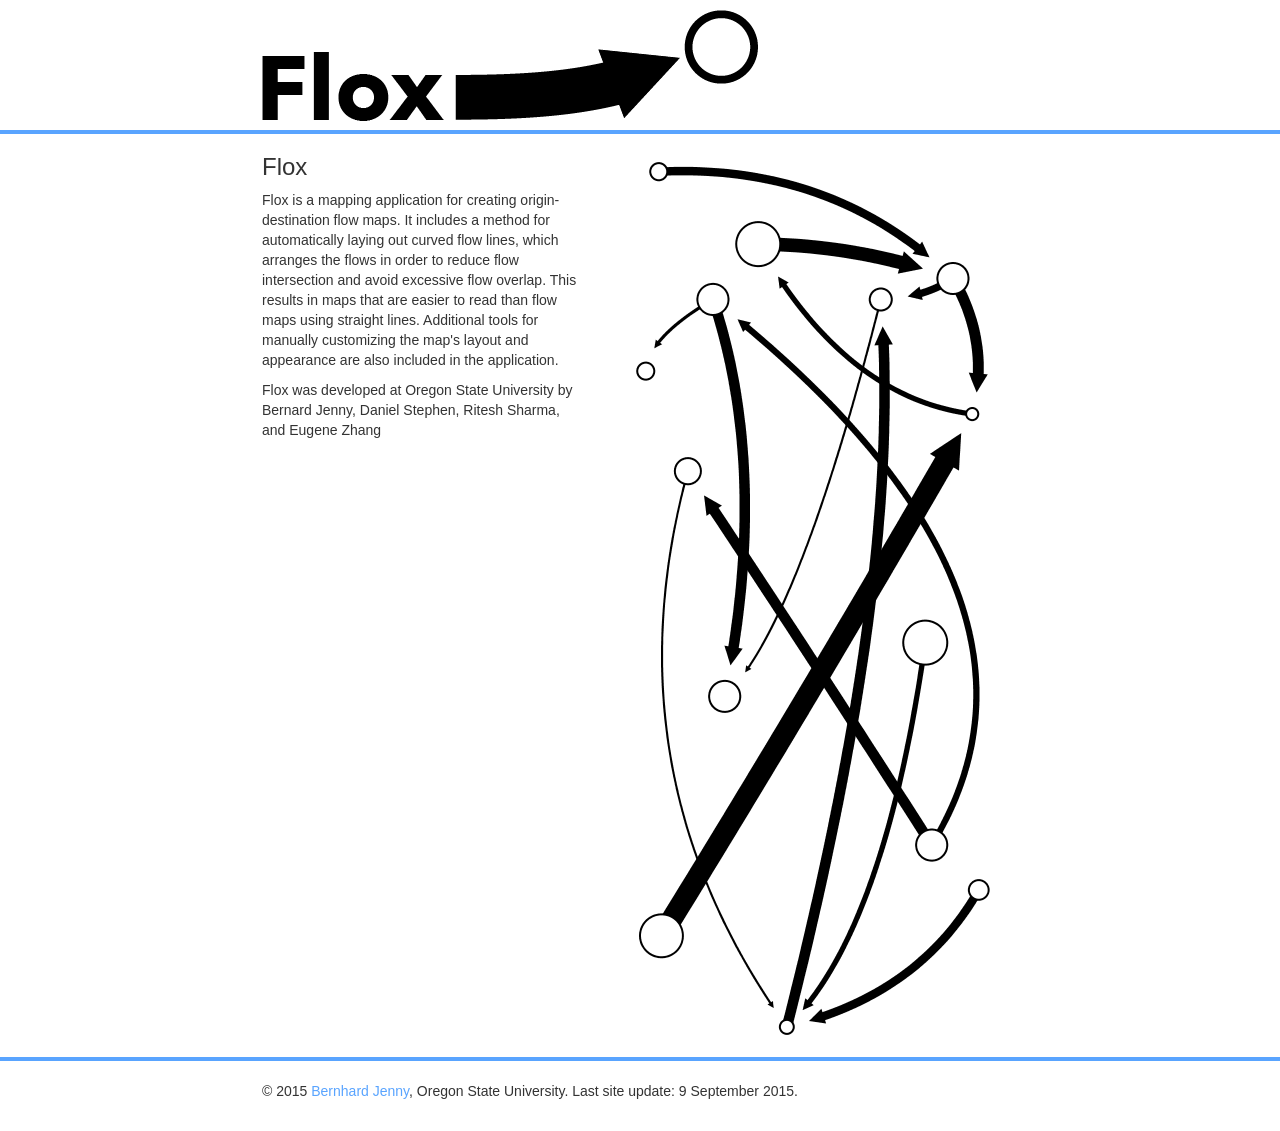
<file: index.html>
<!DOCTYPE html>
<html>
<head>
	<title>Flox</title>

    <link rel="stylesheet" href="bootstrap.min.css"/>
    <link rel="stylesheet" type="text/css" href="flox-info.css">
    
</head>

<body>

	<div id="pageHeader">
		<img id="titleIcon" src="titleArrow.png">
		<div id="navContainer">
			<!--
			<ul>
				<li><a href="index.html" style="color:#59A4FF;">Home</a></li>
				<li><a href="screenshots.html">Screenshots</a></li>
				<li><a href="manual.html">Manual</a></li>
				<li><a href="tutorial.html">Tutorial</a></li>
			</ul>
			-->
		</div>
	</div>

	<div id="divider"></div>
	
	<div id="container">
		
		<div id="contentContainer">

			<div id="sampleImageContainer">
				<img style="max-width: 100%; height: auto; margin-bottom: 10px;" src="images/frontPageImage2.png">
				<br>
			</div>

			<div id="introText">
				<h3>Flox</h3>
				<p>Flox is a mapping application for creating origin-destination flow maps. It includes a method for automatically laying out curved flow lines, which arranges the flows in order to reduce flow intersection and avoid excessive flow overlap. This results in maps that are easier to read than flow maps using straight lines. Additional tools for manually customizing the map's layout and appearance are also included in the application.</p>

				<p>Flox was developed at Oregon State University by Bernard Jenny, Daniel Stephen, Ritesh Sharma, and Eugene Zhang</p>

				<!--<h4>Download</h4>
				<p>Flox is still in pre-alpha. A protype version is currently available for Mac and Windows.</p>

				<ul style="list-style: none;">
					<li><a href="download/FloxWin.zip" download>Windows</a></li>
					<li><a href="download/FloxMac.zip" download>Mac</a></li>
				</ul>
				
				<h4>License</h4>

				<p>Flox is free open source software by <a href="http://cartography.oregonstate.edu/BernieJenny.html">Bernard Jenny</a>, Oregon State University.</p>

				<p>You can redistribute it and/or modify it under the terms of the GNU General Public License version 2 as published by the Free Software Foundation.</p>

				<h4>Source</h4>

				<p>Java source code can be found on <a href="https://github.com/OSUCartography/Flox">GitHub</a>.</p>-->
			</div>
			
		</div>
	</div>
	
	<br>
	<div id="divider"></div>
	<div id="pageFooter">
		<p>&copy; 2015
		<a style="color:#59A4FF" href="http://cartography.oregonstate.edu/people/bernie/">Bernhard Jenny</a>, Oregon State University. Last site update: 9 September 2015.</p>
		<br>
	</div>

</body>
</html>
</file>
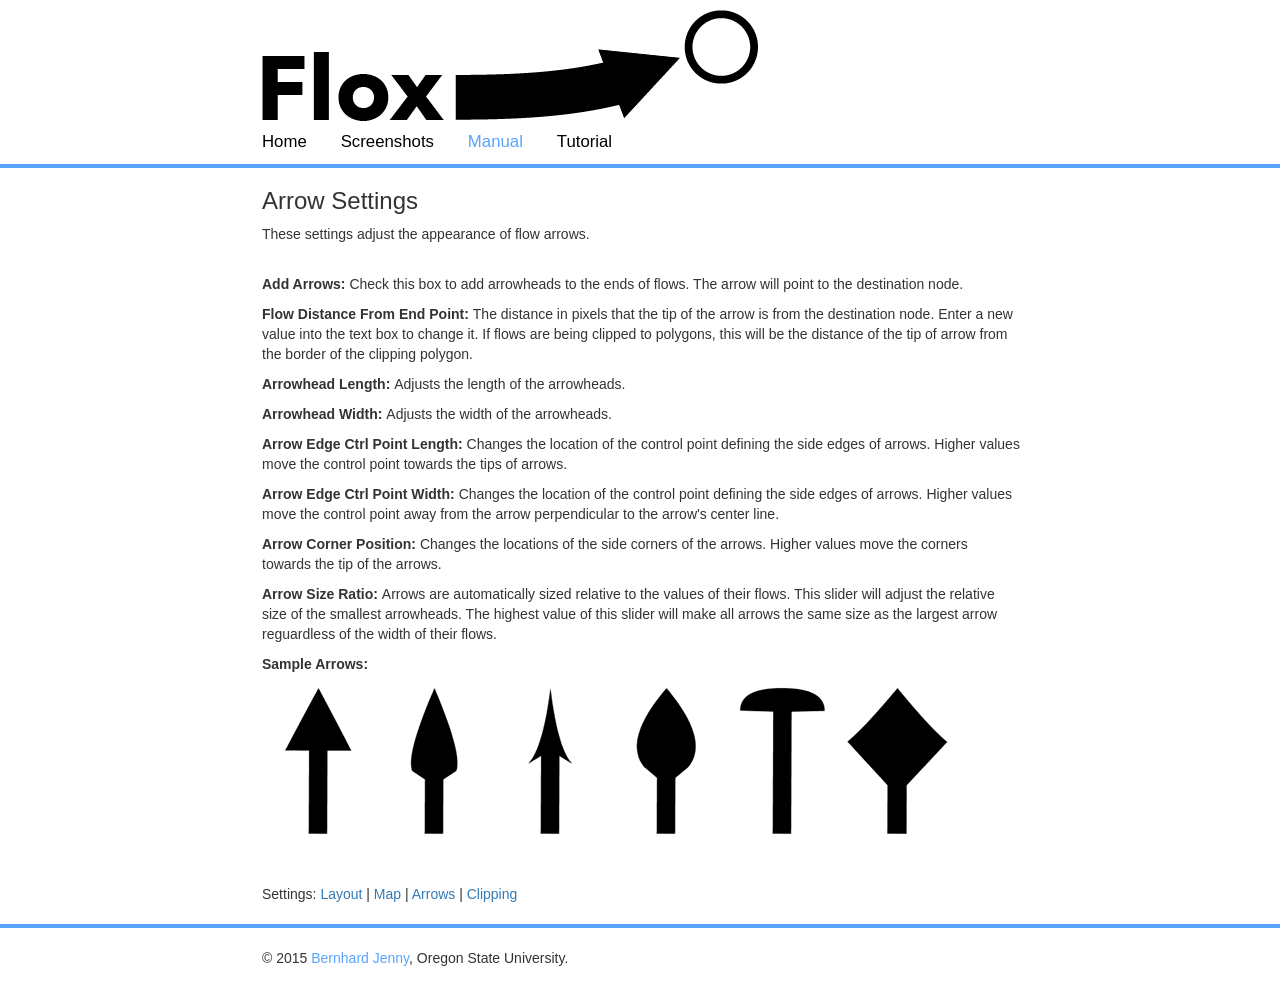
<file: arrowSettings.html>
<!DOCTYPE html>
<html>
<head>
	<title>Flox Arrows</title>

    <link rel="stylesheet" href="bootstrap.min.css"/>
    <link rel="stylesheet" type="text/css" href="flox-info.css">
    
</head>

<body>

	<div id="pageHeader">
		<div id="title">
			<img id="titleIcon" src="titleArrow.png">
			<div id="navContainer">
				<ul>
					<li><a href="index.html">Home</a></li>
					<li><a href="screenshots.html">Screenshots</a></li>
					<li><a href="manual.html" style="color:#59A4FF;">Manual</a></li>
					<li><a href="tutorial.html">Tutorial</a></li>
				</ul>
			</div>
			
		</div>
	</div>
	<div id="divider"></div>	
	
	<div id="container">
		
		<div id="contentContainer">

			<h3>Arrow Settings</h3>

			<p>These settings adjust the appearance of flow arrows.</p>

			<br>
			
			<p><b>Add Arrows: </b>Check this box to add arrowheads to the ends of flows. The arrow will point to the destination node.</p>

			<p><b>Flow Distance From End Point: </b>The distance in pixels that the tip of the arrow is from the destination node. Enter a new value into the text box to change it. If flows are being clipped to polygons, this will be the distance of the tip of arrow from the border of the clipping polygon.</p>

			<p><b>Arrowhead Length: </b>Adjusts the length of the arrowheads.</p>
			<p><b>Arrowhead Width: </b>Adjusts the width of the arrowheads.</p>

			<p><b>Arrow Edge Ctrl Point Length: </b>Changes the location of the control point defining the side edges of arrows. Higher values move the control point towards the tips of arrows.</p>

			<p><b>Arrow Edge Ctrl Point Width: </b>Changes the location of the control point defining the side edges of arrows. Higher values move the control point away from the arrow perpendicular to the arrow's center line.</p>

			<p><b>Arrow Corner Position: </b>Changes the locations of the side corners of the arrows. Higher values move the corners towards the tip of the arrows.</p>

			<p><b>Arrow Size Ratio: </b>Arrows are automatically sized relative to the values of their flows. This slider will adjust the relative size of the smallest arrowheads. The highest value of this slider will make all arrows the same size as the largest arrow reguardless of the width of their flows.</p>

			<p><b>Sample Arrows:</b></p>

			<img class="arrowImage" src="images/arrowSamples/arrow_1.png">
			<img class="arrowImage" src="images/arrowSamples/arrow_3.png">
			<img class="arrowImage" src="images/arrowSamples/arrow_2.png">
			<img class="arrowImage" src="images/arrowSamples/arrow_4.png">
			<img class="arrowImage" src="images/arrowSamples/arrow_5.png">
			<img class="arrowImage" src="images/arrowSamples/arrow_6.png">

		<div id="settingsLinks">Settings: 
			<a href="layoutSettings.html">Layout</a> | 
			<a href="mapSettings.html">Map</a> | 
			<a href="arrowSettings.html">Arrows</a> | 
			<a href="clippingSettings.html">Clipping</a>
		</div>
			
		</div>
	</div>
		

	<br>
	<div id="divider"></div>
	<div id="pageFooter">
		<p>&copy; 2015
		<a style="color:#59A4FF" href="http://cartography.oregonstate.edu/people/bernie/">Bernhard Jenny</a>, Oregon State University.</p>
		<br>
	</div>


</body>
</html>
</file>
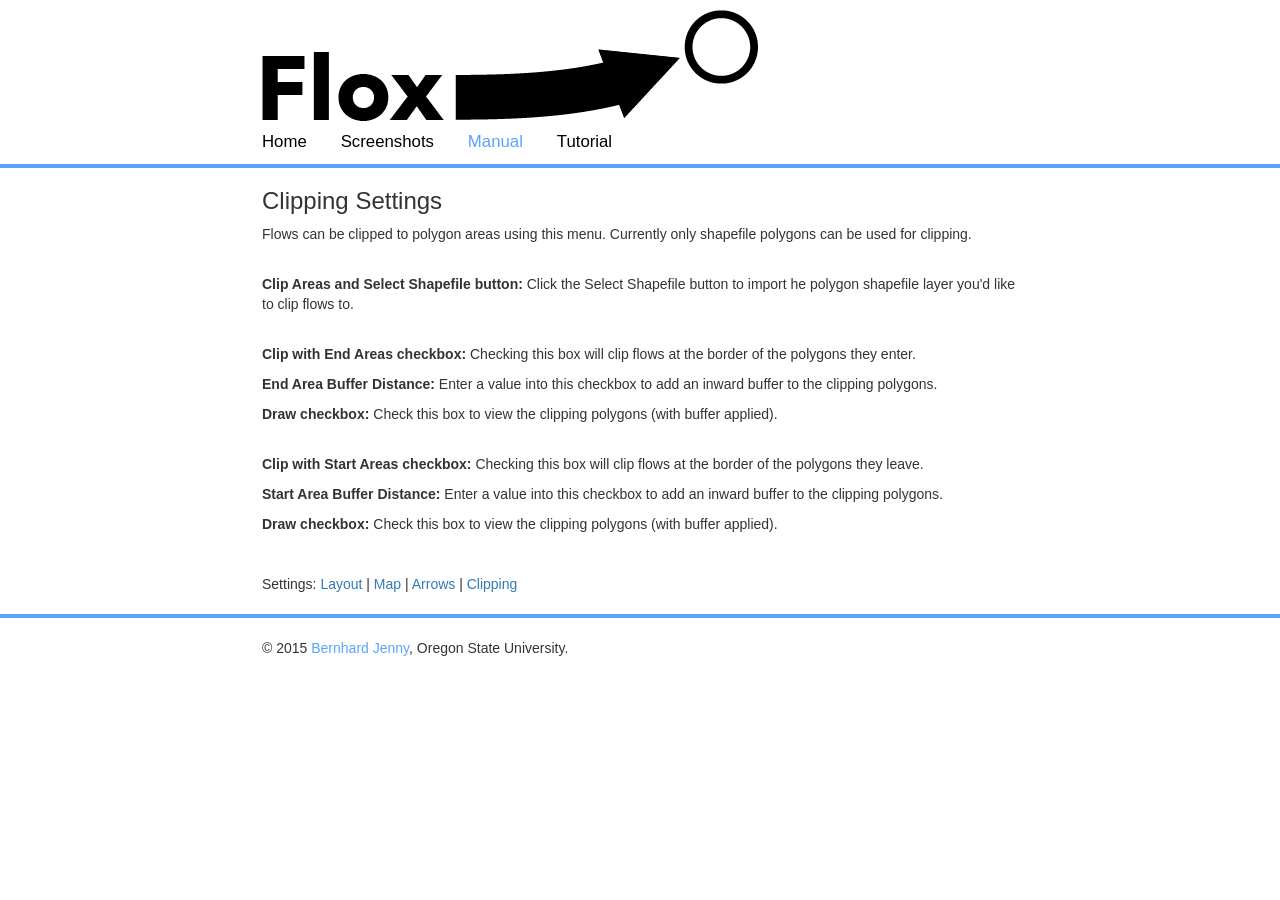
<file: clippingSettings.html>
<!DOCTYPE html>
<html>
<head>
	<title>Flox Clipping</title>

    <link rel="stylesheet" href="bootstrap.min.css"/>
    <link rel="stylesheet" type="text/css" href="flox-info.css">
    
</head>

<body>

	<div id="pageHeader">
		<div id="title">
			<img id="titleIcon" src="titleArrow.png">
			<div id="navContainer">
				<ul>
					<li><a href="index.html">Home</a></li>
					<li><a href="screenshots.html">Screenshots</a></li>
					<li><a href="manual.html" style="color:#59A4FF;">Manual</a></li>
					<li><a href="tutorial.html">Tutorial</a></li>
				</ul>
			</div>
			
		</div>
	</div>
	<div id="divider"></div>	
	
	<div id="container">
		
		<div id="contentContainer">

			<h3>Clipping Settings</h3>

			<p>Flows can be clipped to polygon areas using this menu. Currently only shapefile polygons can be used for clipping. </p>

			<br>

			<p><b>Clip Areas and Select Shapefile button: </b>Click the Select Shapefile button to import he polygon shapefile layer you'd like to clip flows to.</p>

			<br>

			<p><b>Clip with End Areas checkbox: </b>Checking this box will clip flows at the border of the polygons they enter.</p>

			<p><b>End Area Buffer Distance: </b>Enter a value into this checkbox to add an inward buffer to the clipping polygons.</p>

			<p><b>Draw checkbox: </b>Check this box to view the clipping polygons (with buffer applied).</p>

			<br>

			<p><b>Clip with Start Areas checkbox: </b>Checking this box will clip flows at the border of the polygons they leave.</p>

			<p><b>Start Area Buffer Distance: </b>Enter a value into this checkbox to add an inward buffer to the clipping polygons.</p>

			<p><b>Draw checkbox: </b>Check this box to view the clipping polygons (with buffer applied).</p>


			<div id="settingsLinks">Settings: 
				<a href="layoutSettings.html">Layout</a> | 
				<a href="mapSettings.html">Map</a> | 
				<a href="arrowSettings.html">Arrows</a> | 
				<a href="clippingSettings.html">Clipping</a>
			</div>
			
		</div>
	</div>
		
	<br>
	<div id="divider"></div>
	<div id="pageFooter">
		<p>&copy; 2015
		<a style="color:#59A4FF" href="http://cartography.oregonstate.edu/people/bernie/">Bernhard Jenny</a>, Oregon State University.</p>
		<br>
	</div>


</body>
</html>
</file>
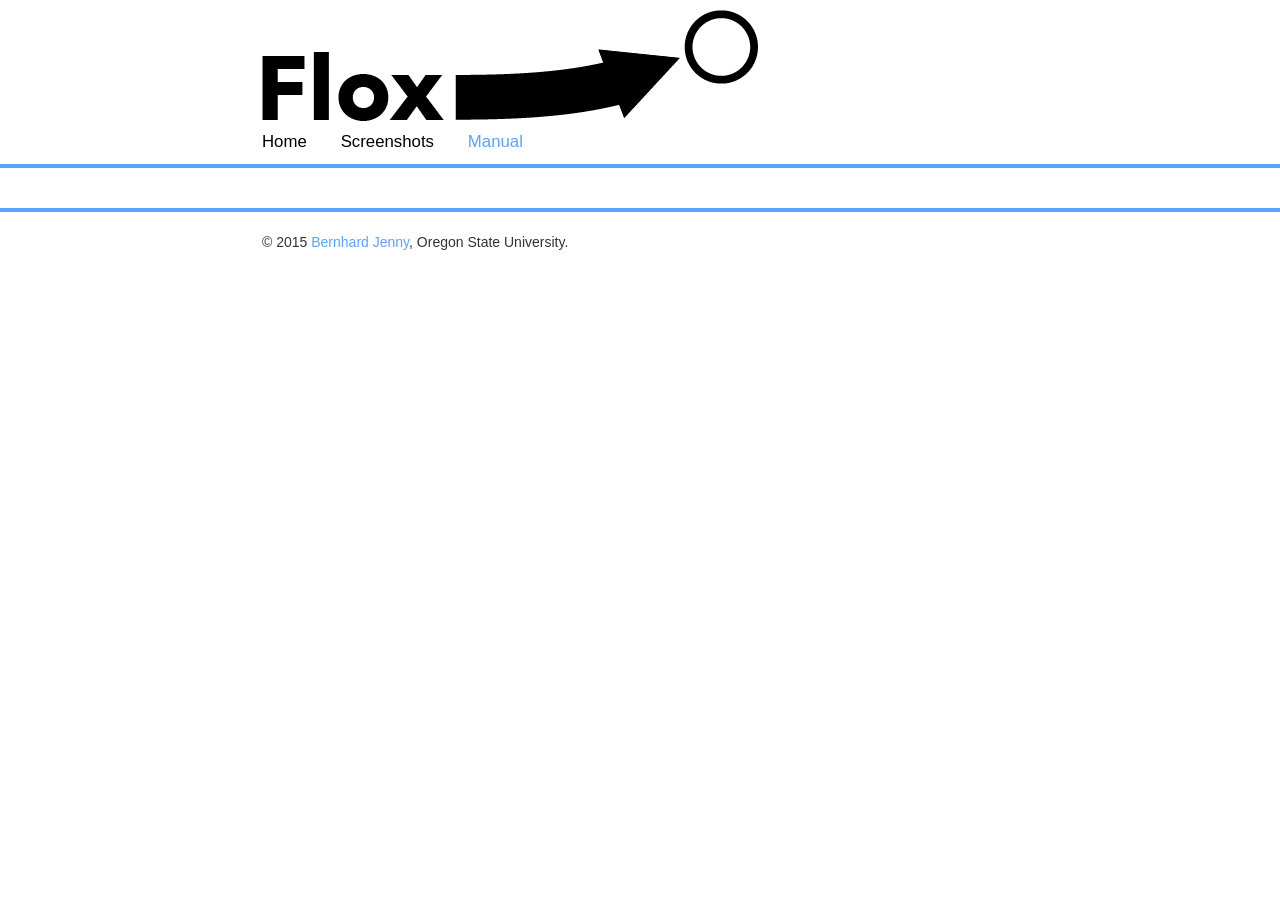
<file: importing.html>
<!DOCTYPE html>
<html>
<head>
	<title>Flox</title>

    <link rel="stylesheet" href="bootstrap.min.css"/>
    <link rel="stylesheet" type="text/css" href="flox-info.css">
    
</head>

<body>

	<div id="pageHeader">
		<div id="title">
			<img id="titleIcon" src="titleArrow.png">
			<div id="navContainer">
				<ul>
					<li><a href="index.html">Home</a></li>
					<li><a href="screenshots.html">Screenshots</a></li>
					<li><a href="manual.html" style="color:#59A4FF;">Manual</a></li>
				</ul>
			</div>
			
		</div>
	</div>
	<div id="divider"></div>	
	
	<div id="container">
		
		<div id="contentContainer">

			

		</div>
	</div>
		


	<br>
	<div id="divider"></div>
	<div id="pageFooter">
		<p>&copy; 2015
		<a style="color:#59A4FF" href="http://cartography.oregonstate.edu/people/bernie/">Bernhard Jenny</a>, Oregon State University.</p>
		<br>
	</div>


</body>
</html>
</file>
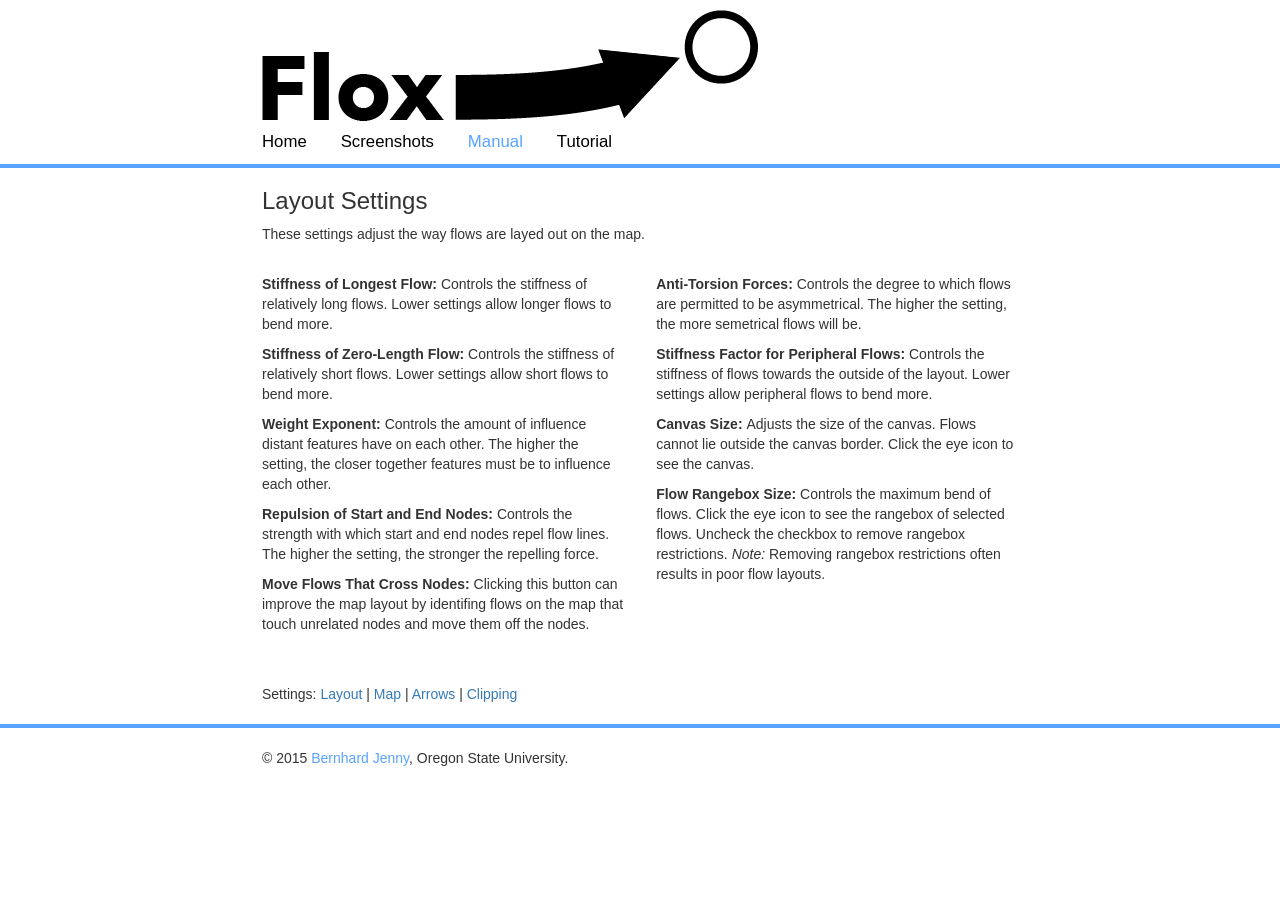
<file: layoutSettings.html>
<!DOCTYPE html>
<html>
<head>
	<title>Flox Layout</title>

    <link rel="stylesheet" href="bootstrap.min.css"/>
    <link rel="stylesheet" type="text/css" href="flox-info.css">
    
</head>

<body>

	<div id="pageHeader">
		<div id="title">
			<img id="titleIcon" src="titleArrow.png">
			<div id="navContainer">
				<ul>
					<li><a href="index.html">Home</a></li>
					<li><a href="screenshots.html">Screenshots</a></li>
					<li><a href="manual.html" style="color:#59A4FF;">Manual</a></li>
					<li><a href="tutorial.html">Tutorial</a></li>
				</ul>
			</div>
			
		</div>
	</div>
	<div id="divider"></div>	
	
	<div id="container">
		
		<div id="contentContainer">

			<h3>Layout Settings</h3>

			<p>These settings adjust the way flows are layed out on the map.</p>

			<br>

			<div id="leftColumn">
				<p><b>Stiffness of Longest Flow: </b>Controls the stiffness of relatively long flows. Lower settings allow longer flows to bend more.</p>

				<p><b>Stiffness of Zero-Length Flow: </b>Controls the stiffness of relatively short flows. Lower settings allow short flows to bend more.</p>

				<p><b>Weight Exponent: </b>Controls the amount of influence distant features have on each other. The higher the setting, the closer together features must be to influence each other.</p>

				<p><b>Repulsion of Start and End Nodes: </b>Controls the strength with which start and end nodes repel flow lines. The higher the setting, the stronger the repelling force.</p>

				<p><b>Move Flows That Cross Nodes: </b>Clicking this button can improve the map layout by identifing flows on the map that touch unrelated nodes and move them off the nodes.</p>
			</div>

			<div id="rightColumn">
				<p><b>Anti-Torsion Forces: </b>Controls the degree to which flows are permitted to be asymmetrical. The higher the setting, the more semetrical flows will be.</p>

				<p><b>Stiffness Factor for Peripheral Flows: </b>Controls the stiffness of flows towards the outside of the layout. Lower settings allow peripheral flows to bend more.</p>

				<p><b>Canvas Size: </b> Adjusts the size of the canvas. Flows cannot lie outside the canvas border. Click the eye icon to see the canvas.</p>

				<p><b>Flow Rangebox Size: </b>Controls the maximum bend of flows. Click the eye icon to see the rangebox of selected flows. Uncheck the checkbox to remove rangebox restrictions. <em>Note: </em>Removing rangebox restrictions often results in poor flow layouts.</p>


			</div>


		<div id="settingsLinks">Settings: 
			<a href="layoutSettings.html">Layout</a> | 
			<a href="mapSettings.html">Map</a> | 
			<a href="arrowSettings.html">Arrows</a> | 
			<a href="clippingSettings.html">Clipping</a>
		</div>
			
		</div>
	</div>
		

	

	<br>
	<div id="divider"></div>
	<div id="pageFooter">
		<p>&copy; 2015
		<a style="color:#59A4FF" href="http://cartography.oregonstate.edu/people/bernie/">Bernhard Jenny</a>, Oregon State University.</p>
		<br>
	</div>


</body>
</html>
</file>
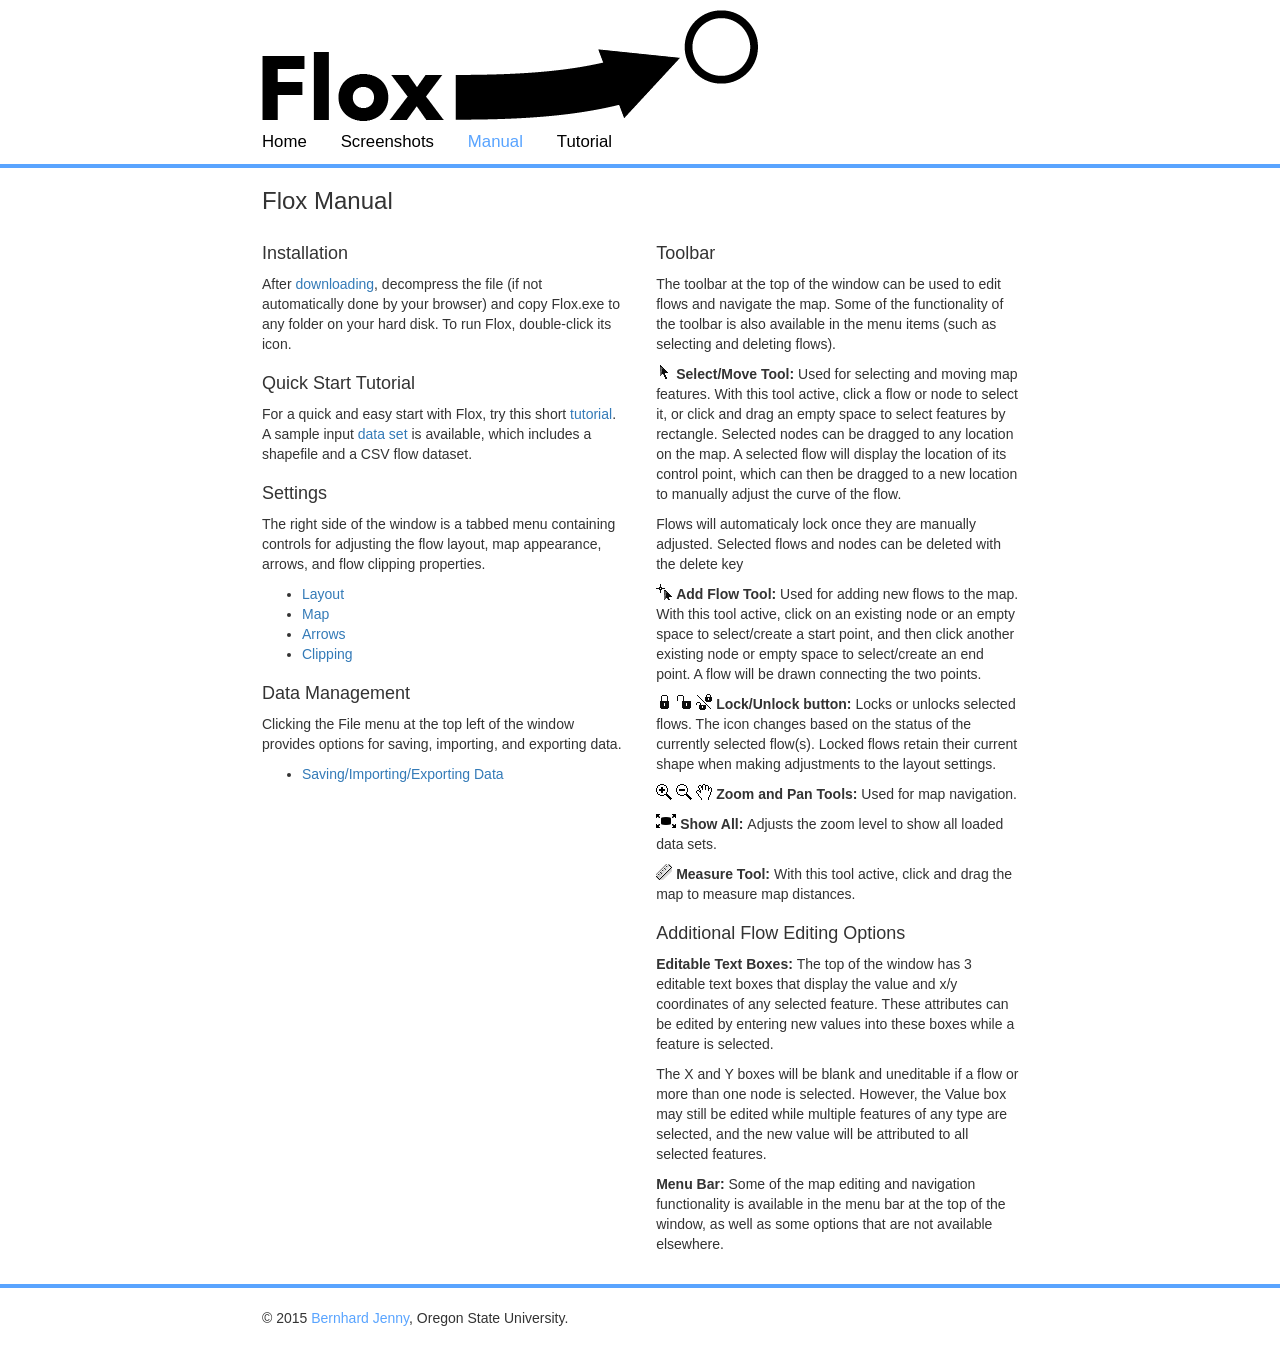
<file: manual.html>
<!DOCTYPE html>
<html>
<head>
	<title>Flox Manual</title>

    <link rel="stylesheet" href="bootstrap.min.css"/>
    <link rel="stylesheet" type="text/css" href="flox-info.css">

</head>

<body>

	<div id="pageHeader">
		<div id="title">
			<img id="titleIcon" src="titleArrow.png">
			<div id="navContainer">
				<ul>
					<li><a href="index.html">Home</a></li>
					<li><a href="screenshots.html">Screenshots</a></li>
					<li><a href="manual.html" style="color:#59A4FF;">Manual</a></li>
					<li><a href="tutorial.html">Tutorial</a></li>
				</ul>
			</div>
			
		</div>
	</div>
		
	<div id="divider"></div>
	
	<div id="container">
		
		<div id="contentContainer">

			<h3>Flox Manual</h3>

			<div id="manualText">

				<div id="leftColumn">

					<h4>Installation</h4>

					<p>After <a href="index.html">downloading</a>, decompress the file (if not automatically done by your browser) and copy Flox.exe to any folder on your hard disk. To run Flox, double-click its icon. </p>

					<h4>Quick Start Tutorial</h4>

					<p>For a quick and easy start with Flox, try this short <a href="tutorial.html">tutorial</a>. A sample input <a href="download/sampleData.zip">data set</a> is available, which includes a shapefile and a CSV flow dataset.</p>

					<h4>Settings</h4>

					<p>The right side of the window is a tabbed menu containing controls for adjusting the flow layout, map appearance, arrows, and flow clipping properties.</p>
					
					<ul>
						<li><a href="layoutSettings.html">Layout</a></li>
						<li><a href="mapSettings.html">Map</a></li>
						<li><a href="arrowSettings.html">Arrows</a></li>
						<li><a href="clippingSettings.html">Clipping</a></li>
					</ul>


					<h4>Data Management</h4>

					<p>Clicking the File menu at the top left of the window provides options for saving, importing, and exporting data.</p>

					<ul>
						<li><a href="savingExporting.html">Saving/Importing/Exporting Data</a></li>

					</ul>

				</div>

				<div id="rightColumn">

					<h4>Toolbar</h4>

					<p>The toolbar at the top of the window can be used to edit flows and navigate the map. Some of the functionality of the toolbar is also available in the menu items (such as selecting and deleting flows).</p>


					<img class="toolbarIcon" src="icons/Arrow16x16.gif">
					<p><b>Select/Move Tool: </b>Used for selecting and moving map features. With this tool active, click a flow or node to select it, or click and drag an empty space to select features by rectangle. Selected nodes can be dragged to any location on the map. A selected flow will display the location of its control point, which can then be dragged to a new location to manually adjust the curve of the flow. </p>

					<p>Flows will automaticaly lock once they are manually adjusted. Selected flows and nodes can be deleted with the delete key </p>

					<img class="toolbarIcon" src="icons/SetPoint16x16.gif">
					<p><b>Add Flow Tool: </b>Used for adding new flows to the map. With this tool active, click on an existing node or an empty space to select/create a start point, and then click another existing node or empty space to select/create an end point. A flow will be drawn connecting the two points. </p>

					<img class="toolbarIcon" src="icons/Locked16x16.gif">
					<img class="toolbarIcon" src="icons/Unlocked16x16.gif">
					<img class="toolbarIcon" src="icons/LockedUnlocked16x16.gif">
					<p><b>Lock/Unlock button: </b>Locks or unlocks selected flows. The icon changes based on the status of the currently selected flow(s). Locked flows retain their current shape when making adjustments to the layout settings.</p>

					<img class="toolbarIcon" src="icons/ZoomIn16x16.gif">
					<img class="toolbarIcon" src="icons/ZoomOut16x16.gif">
					<img class="toolbarIcon" src="icons/Hand16x16.gif">
					<p><b>Zoom and Pan Tools: </b>Used for map navigation.</p>

					<img class="toolbarIcon" src="icons/ShowAll20x14.png">
					<p><b>Show All: </b>Adjusts the zoom level to show all loaded data sets.</p>

					<img class="toolbarIcon" src="icons/Ruler16x16.gif">
					<p><b>Measure Tool: </b>With this tool active, click and drag the map to measure map distances.</p>

					<h4>Additional Flow Editing Options</h4>


					<p><b>Editable Text Boxes: </b>The top of the window has 3 editable text boxes that display the value and x/y coordinates of any selected feature. These attributes can be edited by entering new values into these boxes while a feature is selected.</p>
					<p>The X and Y boxes will be blank and uneditable if a flow or more than one node is selected. However, the Value box may still be edited while multiple features of any type are selected, and the new value will be attributed to all selected features.</p>

					<p><b>Menu Bar: </b>Some of the map editing and navigation functionality is available in the menu bar at the top of the window, as well as some options that are not available elsewhere.</p>
					<br>

				</div>
			</div>
		</div>
	</div>

	<br>
	<div id="divider"></div>
	<div id="pageFooter">
		<p>&copy; 2015
		<a style="color:#59A4FF" href="http://cartography.oregonstate.edu/people/bernie/">Bernhard Jenny</a>, Oregon State University.</p>
		<br>
	</div>


</body>
</html>
</file>
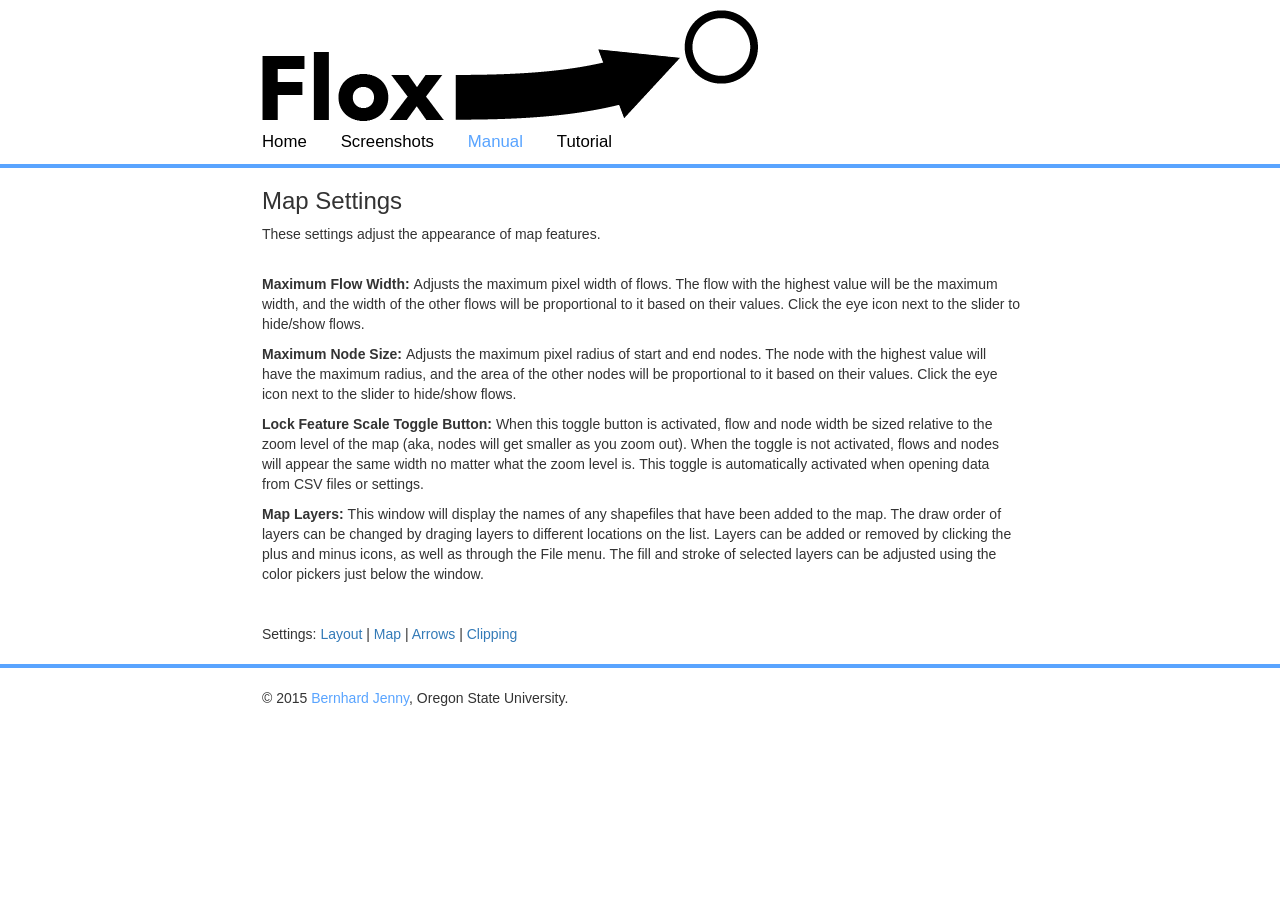
<file: mapSettings.html>
<!DOCTYPE html>
<html>
<head>
	<title>Flox Map</title>

    <link rel="stylesheet" href="bootstrap.min.css"/>
    <link rel="stylesheet" type="text/css" href="flox-info.css">
    
</head>

<body>

	<div id="pageHeader">
		<div id="title">
			<img id="titleIcon" src="titleArrow.png">
			<div id="navContainer">
				<ul>
					<li><a href="index.html">Home</a></li>
					<li><a href="screenshots.html">Screenshots</a></li>
					<li><a href="manual.html" style="color:#59A4FF;">Manual</a></li>
					<li><a href="tutorial.html">Tutorial</a></li>
				</ul>
			</div>
			
		</div>
	</div>
	<div id="divider"></div>	
	
	<div id="container">
		
		<div id="contentContainer">

			<h3>Map Settings</h3>

			<p>These settings adjust the appearance of map features.</p>

			<br>
			
			<p><b>Maximum Flow Width: </b>Adjusts the maximum pixel width of flows. The flow with the highest value will be the maximum width, and the width of the other flows will be proportional to it based on their values. Click the eye icon next to the slider to hide/show flows.</p>

			<p><b>Maximum Node Size: </b>Adjusts the maximum pixel radius of start and end nodes. The node with the highest value will have the maximum radius, and the area of the other nodes will be proportional to it based on their values. Click the eye icon next to the slider to hide/show flows.</p>

			<p><b>Lock Feature Scale Toggle Button: </b> When this toggle button is activated, flow and node width be sized relative to the zoom level of the map (aka, nodes will get smaller as you zoom out). When the toggle is not activated, flows and nodes will appear the same width no matter what the zoom level is. This toggle is automatically activated when opening data from CSV files or settings.</p>

			<p><b>Map Layers: </b>This window will display the names of any shapefiles that have been added to the map. The draw order of layers can be changed by draging layers to different locations on the list. Layers can be added or removed by clicking the plus and minus icons, as well as through the File menu. The fill and stroke of selected layers can be adjusted using the color pickers just below the window.</p>

			

			<div id="settingsLinks">Settings: 
				<a href="layoutSettings.html">Layout</a> | 
				<a href="mapSettings.html">Map</a> | 
				<a href="arrowSettings.html">Arrows</a> | 
				<a href="clippingSettings.html">Clipping</a>
			</div>
			
		</div>
	</div>
		

	

	<br>
	<div id="divider"></div>
	<div id="pageFooter">
		<p>&copy; 2015
		<a style="color:#59A4FF" href="http://cartography.oregonstate.edu/people/bernie/">Bernhard Jenny</a>, Oregon State University.</p>
		<br>
	</div>


</body>
</html>
</file>
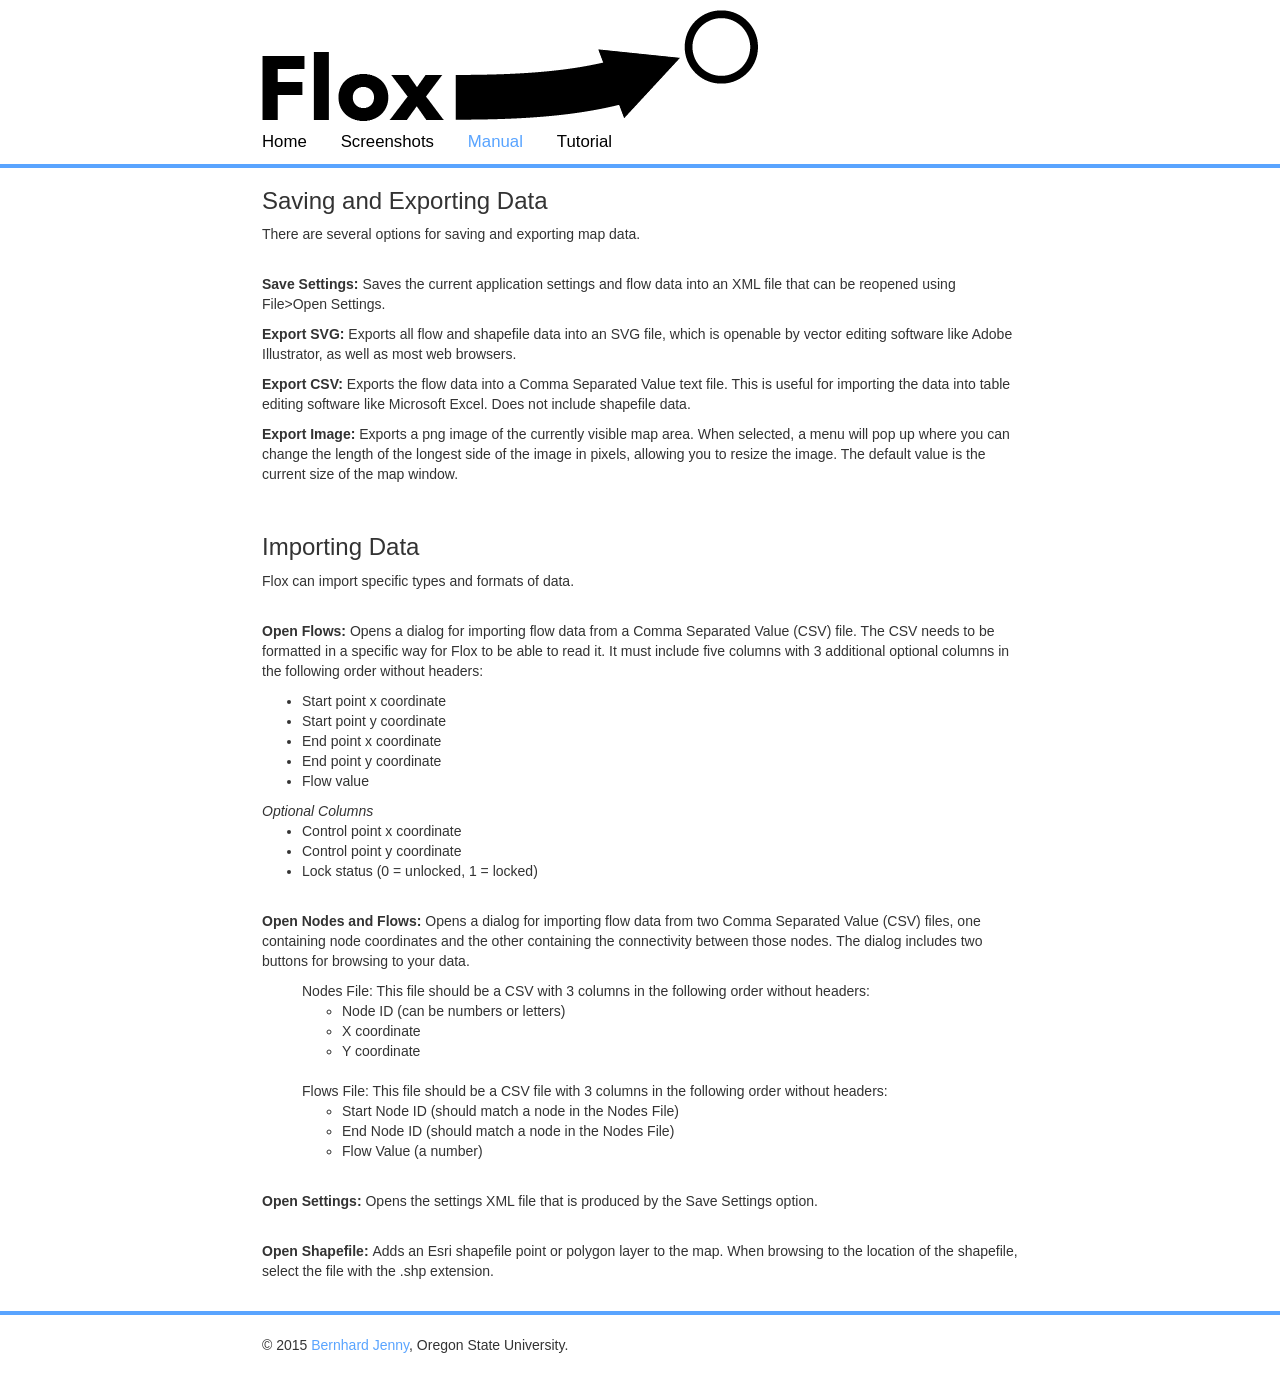
<file: savingExporting.html>
<!DOCTYPE html>
<html>
<head>
	<title>Flox</title>

    <link rel="stylesheet" href="bootstrap.min.css"/>
    <link rel="stylesheet" type="text/css" href="flox-info.css">
    
</head>

<body>

	<div id="pageHeader">
		<div id="title">
			<img id="titleIcon" src="titleArrow.png">
			<div id="navContainer">
				<ul>
					<li><a href="index.html">Home</a></li>
					<li><a href="screenshots.html">Screenshots</a></li>
					<li><a href="manual.html" style="color:#59A4FF;">Manual</a></li>
					<li><a href="tutorial.html">Tutorial</a></li>
				</ul>
			</div>
			
		</div>
	</div>
	<div id="divider"></div>	
	
	<div id="container">
		
		<div id="contentContainer">

			<h3>Saving and Exporting Data</h3>

			<p>There are several options for saving and exporting map data.</p>

			<br>


			<p><b>Save Settings: </b>Saves the current application settings and flow data into an XML file that can be reopened using File>Open Settings.</p>

			<p><b>Export SVG: </b>Exports all flow and shapefile data into an SVG file, which is openable by vector editing software like Adobe Illustrator, as well as most web browsers.</p>

			<p><b>Export CSV: </b>Exports the flow data into a Comma Separated Value text file. This is useful for importing the data into table editing software like Microsoft Excel. Does not include shapefile data.</p>

			<p><b>Export Image: </b>Exports a png image of the currently visible map area. When selected, a menu will pop up where you can change the length of the longest side of the image in pixels, allowing you to resize the image. The default value is the current size of the map window.</p>

			<br>

			<h3>Importing Data</h3>

			<p>Flox can import specific types and formats of data.</p>

			<br>

			<p><b>Open Flows: </b>Opens a dialog for importing flow data from a Comma Separated Value (CSV) file. The CSV needs to be formatted in a specific way for Flox to be able to read it. It must include five columns with 3 additional optional columns in the following order without headers:</p>

			<ul>
				<li>Start point x coordinate</li>
				<li>Start point y coordinate</li>
				<li>End point x coordinate</li>
				<li>End point y coordinate</li>
				<li>Flow value</li>
			</ul>
			<em>Optional Columns</em>
			<ul>
				<li>Control point x coordinate</li>
				<li>Control point y coordinate</li>
				<li>Lock status (0 = unlocked, 1 = locked)</li>
			</ul>

			<br>

			<p><b>Open Nodes and Flows: </b>Opens a dialog for importing flow data from two Comma Separated Value (CSV) files, one containing node coordinates and the other containing the connectivity between those nodes. The dialog includes two buttons for browsing to your data.</p>

			<ul style="list-style: none;">
				<li>Nodes File: This file should be a CSV with 3 columns in the following order without headers:</li>
					<ul>
						<li>Node ID (can be numbers or letters)</li>
						<li>X coordinate</li>
						<li>Y coordinate</li>
					</ul>
				<br>
				<li>Flows File: This file should be a CSV file with 3 columns in the following order without headers:</li>
					<ul>
						<li>Start Node ID (should match a node in the Nodes File)</li>
						<li>End Node ID (should match a node in the Nodes File)</li>
						<li>Flow Value (a number)</li>
					</ul>
			</ul>

			<br>

			<p><b>Open Settings: </b>Opens the settings XML file that is produced by the Save Settings option.</p>

			<br>

			<p><b>Open Shapefile: </b>Adds an Esri shapefile point or polygon layer to the map. When browsing to the location of the shapefile, select the file with the .shp extension.</p>


		</div>
	</div>
		


	<br>
	<div id="divider"></div>
	<div id="pageFooter">
		<p>&copy; 2015
		<a style="color:#59A4FF" href="http://cartography.oregonstate.edu/people/bernie/">Bernhard Jenny</a>, Oregon State University.</p>
		<br>
	</div>


</body>
</html>
</file>
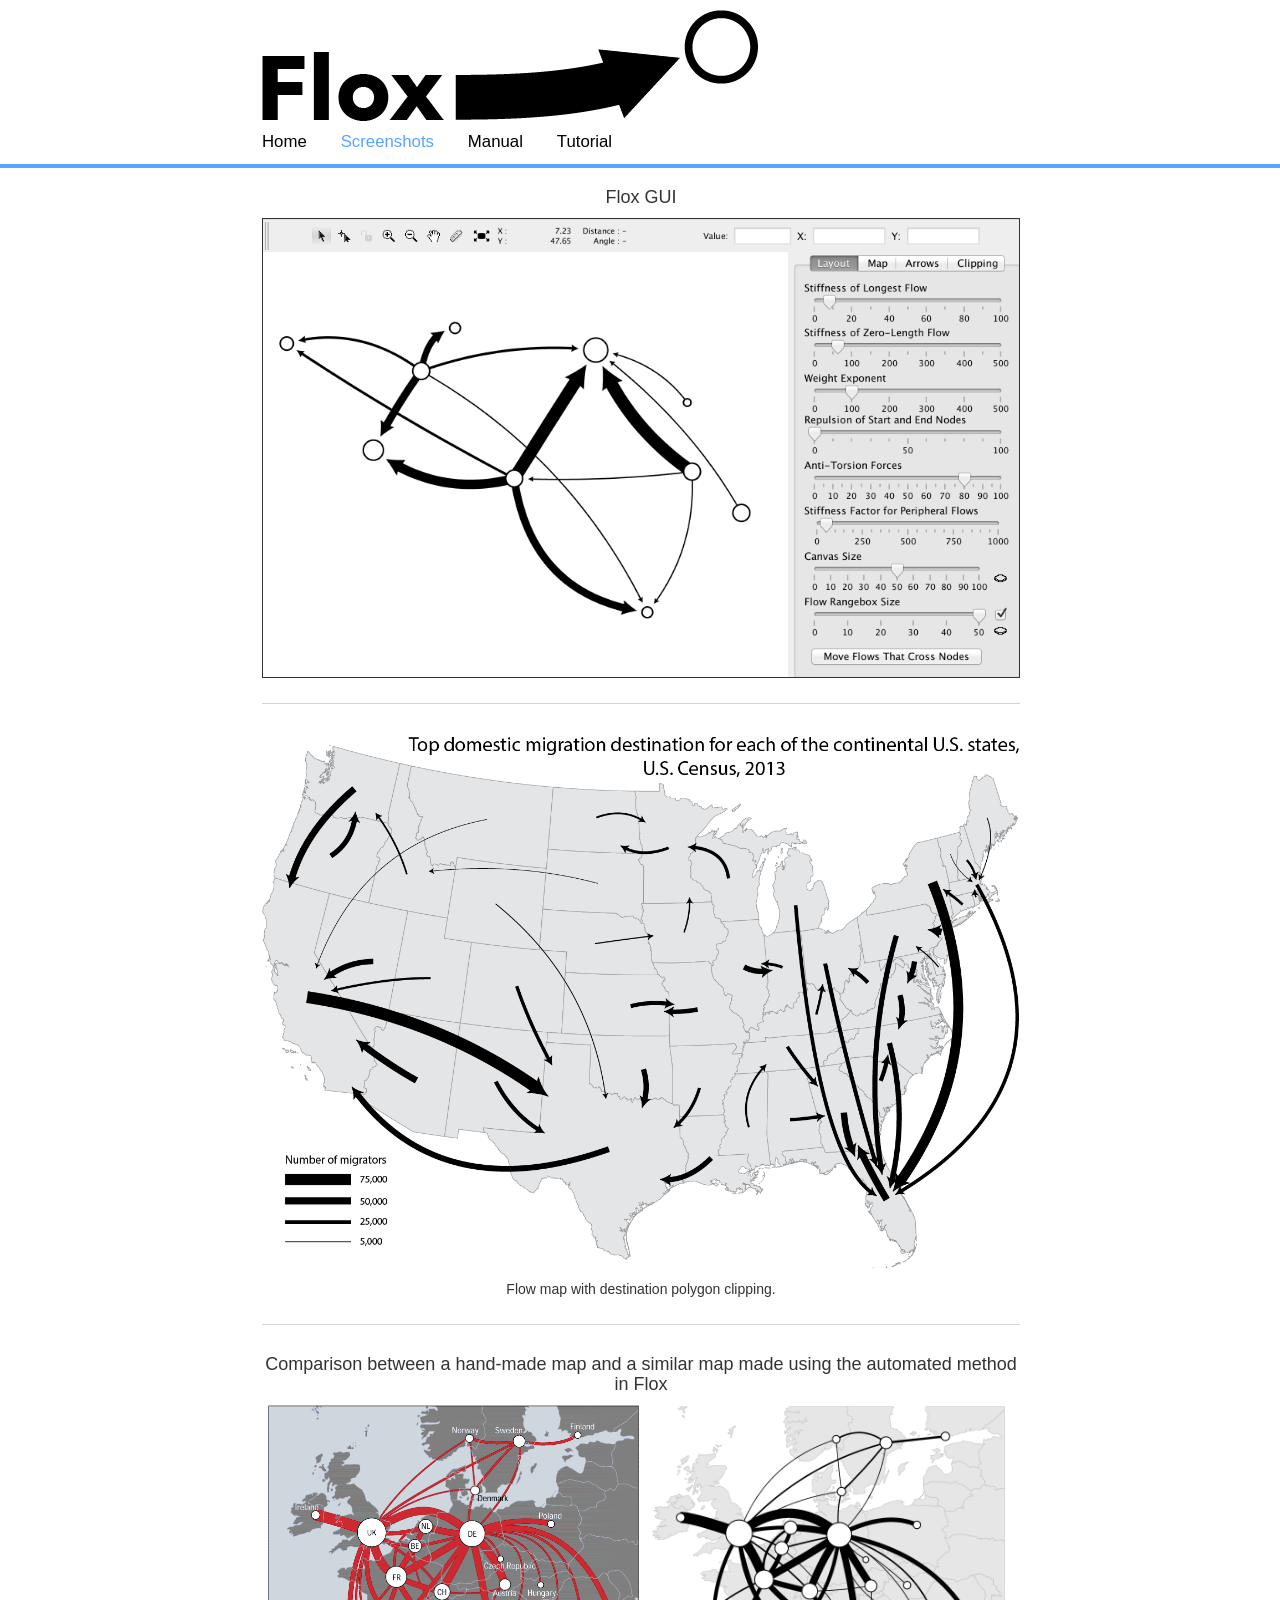
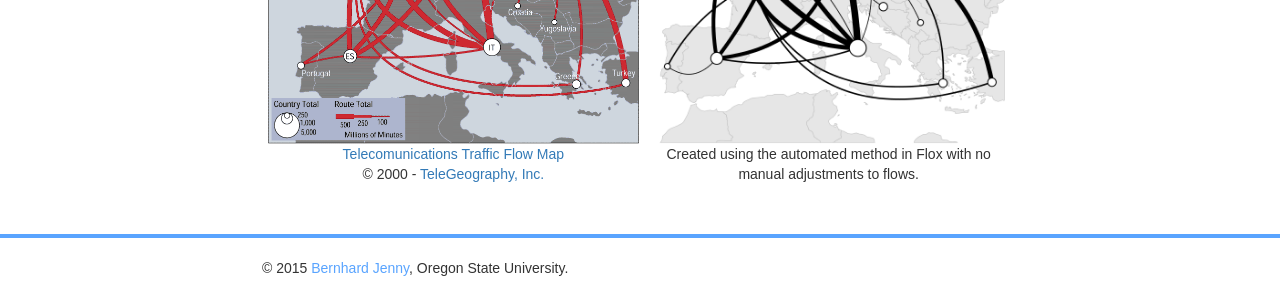
<file: screenshots.html>
<!DOCTYPE html>
<html>
<head>
	<title>Flox Screenshots</title>

    <link rel="stylesheet" href="bootstrap.min.css"/>
    <link rel="stylesheet" type="text/css" href="flox-info.css">

</head>

<body>

	<div id="pageHeader">
		<div id="title">
			<img id="titleIcon" src="titleArrow.png">
			<div id="navContainer">
				<ul>
					<li><a href="index.html">Home</a></li>
					<li><a href="screenshots.html" style="color:#59A4FF;">Screenshots</a></li>
					<li><a href="manual.html">Manual</a></li>
					<li><a href="tutorial.html">Tutorial</a></li>
				</ul>
			</div>
			
		</div>
	</div>
	<div id="divider"></div>	
	
	<div id="container">
		
		<div id="contentContainer">

			<div id="screenshotsContainer">

				<h4>Flox GUI</h4>
				<img src="images/flox_GUI.png" style="max-width: 100%; height: auto; border: 1px solid">

				<div class="screenshotDivider"></div>

				<img src="images/usMigration.png" style="max-width: 100%; height: auto;">
				<p style="margin: 10px;">Flow map with destination polygon clipping.</p>

				<div class="screenshotDivider"></div>

				<div id="mapComparison" >
					<h4>Comparison between a hand-made map and a similar map made using the automated method in Flox</h4>
					<div id="handmadeMap" style="width: 49%; display: inline-block;">
						<img src="images/telecomMap.gif" style="max-width: 100%; height: auto;">
					</div>
					<div id="automatedMap" style="width: 49%; display: inline-block;">
						<img src="images/telecomMap_auto.png" style="max-width: 100%; height: auto;">
					</div>

					<div style="width: 49%; display: inline-block;">
						<p>
							<a href="http://mappa.mundi.net/maps/maps_014/index.html#telegeography">Telecomunications Traffic Flow Map</a><br>
							&copy; 2000 - <a href="https://www.telegeography.com/">TeleGeography, Inc.</a>
						</p>
					</div>
					<div style="width:49%; display: inline-block;">
						<p>Created using the automated method in Flox with no manual adjustments to flows.</p>
					</div>
					
				</div>
			</div>
			<br>

		</div>
	</div>
		


	<br>
	<div id="divider"></div>
	<div id="pageFooter">
		<p>&copy; 2015
		<a style="color:#59A4FF" href="http://cartography.oregonstate.edu/people/bernie/">Bernhard Jenny</a>, Oregon State University.</p>
		<br>
	</div>


</body>
</html>
</file>
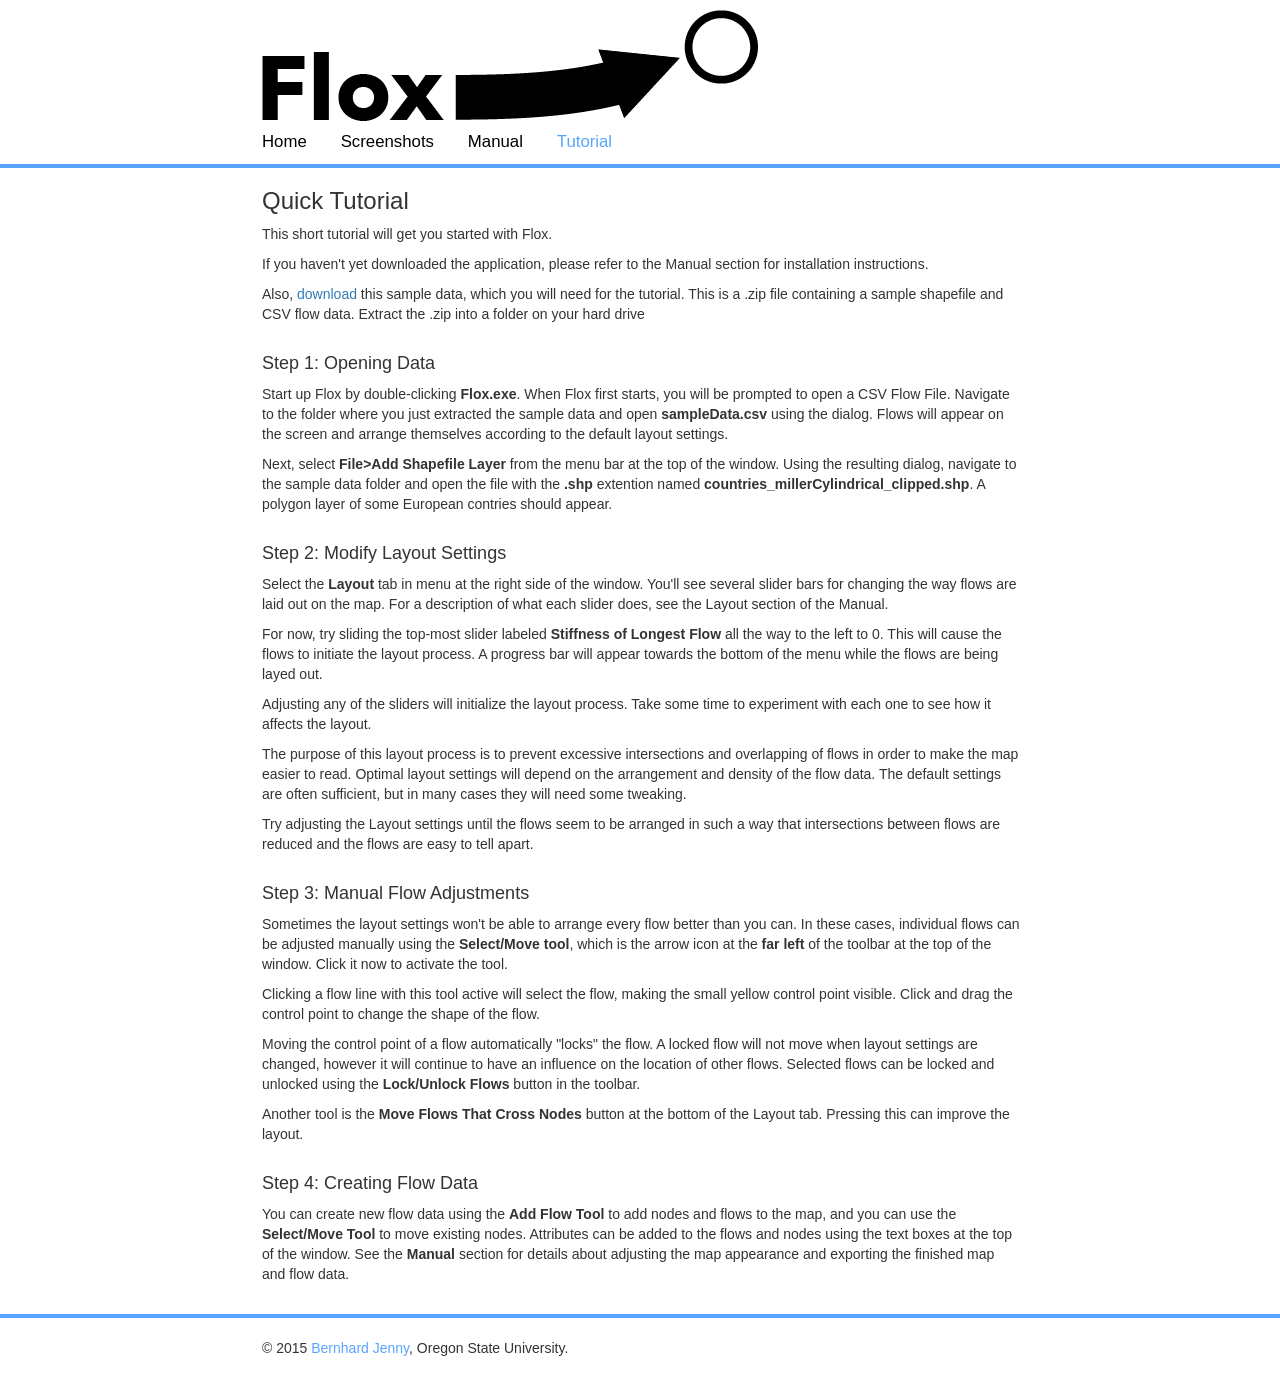
<file: tutorial.html>
<!DOCTYPE html>
<html>
<head>
	<title>Flox</title>

    <link rel="stylesheet" href="bootstrap.min.css"/>
    <link rel="stylesheet" type="text/css" href="flox-info.css">
    
</head>

<body>

	<div id="pageHeader">
		<div id="title">
			<img id="titleIcon" src="titleArrow.png">
			<div id="navContainer">
				<ul>
					<li><a href="index.html">Home</a></li>
					<li><a href="screenshots.html">Screenshots</a></li>
					<li><a href="manual.html">Manual</a></li>
					<li><a href="tutorial.html" style="color:#59A4FF;">Tutorial</a></li>
				</ul>
			</div>
			
		</div>
	</div>
	<div id="divider"></div>	
	
	<div id="container">
		
		<div id="contentContainer">

			<div id="tutorialText">
				<h3>Quick Tutorial</h3>

				<p>This short tutorial will get you started with Flox.</p>

				<p>If you haven't yet downloaded the application, please refer to the Manual section for installation instructions.</p>

				<p>Also, <a href="download/sampleData.zip" download>download</a> this sample data, which you will need for the tutorial. This is a .zip file containing a sample shapefile and CSV flow data. Extract the .zip into a folder on your hard drive</p>


				<h4>Step 1: Opening Data</h4>

				<p>Start up Flox by double-clicking <b>Flox.exe</b>. When Flox first starts, you will be prompted to open a CSV Flow File. Navigate to the folder where you just extracted the sample data and open <b>sampleData.csv</b> using the dialog. Flows will appear on the screen and arrange themselves according to the default layout settings.</p>

				<p>Next, select <b>File>Add Shapefile Layer</b> from the menu bar at the top of the window. Using the resulting dialog, navigate to the sample data folder and open the file with the <b>.shp</b> extention named <b>countries_millerCylindrical_clipped.shp</b>. A polygon layer of some European contries should appear.</p>


				<h4>Step 2: Modify Layout Settings</h4>

				<p>Select the <b>Layout</b> tab in menu at the right side of the window. You'll see several slider bars for changing the way flows are laid out on the map. For a description of what each slider does, see the Layout section of the Manual.</p>

				<p>For now, try sliding the top-most slider labeled <b>Stiffness of Longest Flow</b> all the way to the left to 0. This will cause the flows to initiate the layout process. A progress bar will appear towards the bottom of the menu while the flows are being layed out.</p>

				<p>Adjusting any of the sliders will initialize the layout process. Take some time to experiment with each one to see how it affects the layout.</p>

				<p>The purpose of this layout process is to prevent excessive intersections and overlapping of flows in order to make the map easier to read. Optimal layout settings will depend on the arrangement and density of the flow data. The default settings are often sufficient, but in many cases they will need some tweaking.</p>

				<p>Try adjusting the Layout settings until the flows seem to be arranged in such a way that intersections between flows are reduced and the flows are easy to tell apart.</p>


				<h4>Step 3: Manual Flow Adjustments</h4>

				<p>Sometimes the layout settings won't be able to arrange every flow better than you can. In these cases, individual flows can be adjusted manually using the <b>Select/Move tool</b>, which is the arrow icon at the <b>far left</b> of the toolbar at the top of the window. Click it now to activate the tool.</p>

				<p>Clicking a flow line with this tool active will select the flow, making the small yellow control point visible. Click and drag the control point to change the shape of the flow.</p>

				<p>Moving the control point of a flow automatically "locks" the flow. A locked flow will not move when layout settings are changed, however it will continue to have an influence on the location of other flows. Selected flows can be locked and unlocked using the <b>Lock/Unlock Flows</b> button in the toolbar.</p>

				<p>Another tool is the <b>Move Flows That Cross Nodes</b> button at the bottom of the Layout tab. Pressing this can improve the layout.</p>


				<h4>Step 4: Creating Flow Data</h4>

				<p>You can create new flow data using the <b>Add Flow Tool</b> to add nodes and flows to the map, and you can use the <b>Select/Move Tool</b> to move existing nodes. Attributes can be added to the flows and nodes using the text boxes at the top of the window. See the <b>Manual</b> section for details about adjusting the map appearance and exporting the finished map and flow data.</p>



			</div>
		</div>
	</div>
		


	<br>
	<div id="divider"></div>
	<div id="pageFooter">
		<p>&copy; 2015
		<a style="color:#59A4FF" href="http://cartography.oregonstate.edu/people/bernie/">Bernhard Jenny</a>, Oregon State University.</p>
		<br>
	</div>


</body>
</html>
</file>
<file: flox-info.css>
#pageHeader {
	position: relative;
	width: 800px;
	padding: 0 20px 0 22px;
	margin: 0 auto;
}

#titleIcon {
	padding-top: 10px;
	margin-left: -6px;
}

#navContainer {
	margin-left: -15px;
}

#navContainer ul {
	list-style: none;
	padding-left: 0;
	position: relative;

}

#navContainer li {
	position: relative;
	display: inline;
}

#navContainer a {
	color: black;
	padding: 6px 15px 8px;
	font-size: 1.2em;
	text-decoration: none;
}

#navContainer a:hover{
	color: #59A4FF;
}

#pageFooter {
	position: relative;
	width: 800px;
	padding: 0 20px 0 22px;
	margin: 0 auto;
	clear: both;
}



#divider {
	clear: both;
	background-color: #59A4FF;
	margin-bottom: 20px;
	height: 4px;
	/*max-width: 800px;
	min-width: 600px;*/
}

.screenshotDivider {
	background-color: lightgray;
	height: 1px;
	margin-top: 25px;
	margin-bottom: 30px;
}

#sampleImageContainer {
	float: right;
	text-align: center;
	width: 55%;
}

#screenshotsContainer {
	text-align: center;
	width: 100%;
}

#container {
	position: relative;
	max-width: 800px;
	min-width: 600px;
	padding: 0 20px 0 22px;
	margin: 0 auto;
	/*max-width: 800px;
	min-width: 600px;*/
}

#contentContainter {
	width: 100%;
}

#introText {
	width: 42%;
}

#introText h4 {
	margin-top: 20px;
}

/* Manual page stuff */
#manualText h4 {
	margin-top: 20px;
}

#leftColumn {
	width: 48%;
	display: inline-block;
}

#rightColumn {
	width: 48%;
	float: right;
}

.toolbarIcon {
	float: left;
	margin-right: 4px;
}

#settingsLinks {
	margin-top: 40px;
}

#layoutSettingsText h4 {

}

.arrowImage {
	display: inline-block;
}

#tutorialText h4 {
	margin-top: 30px
}
</file>
